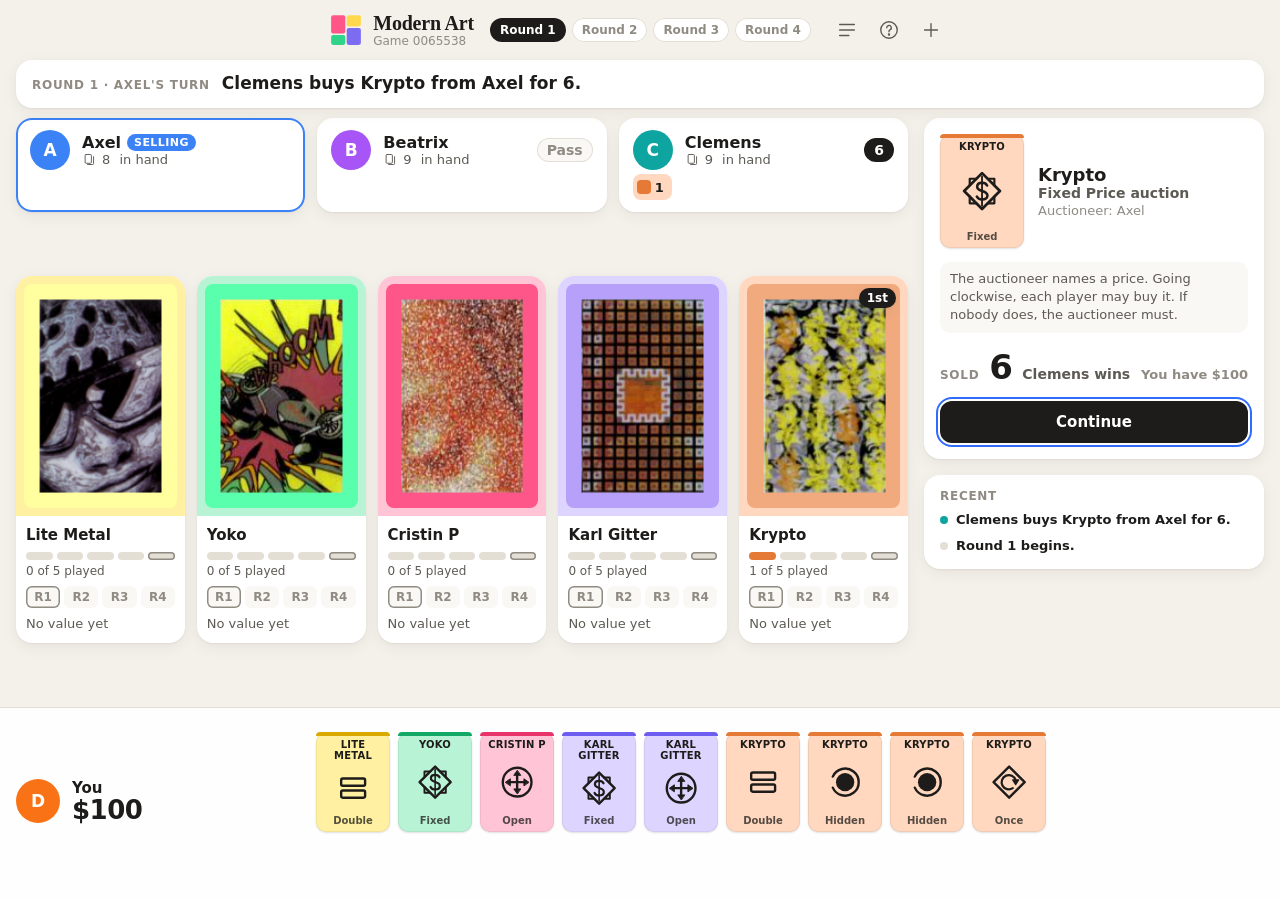
<file: index.html>
<!doctype html>
<html lang="en">
<head>
<meta charset="utf-8">
<meta name="viewport" content="width=device-width, initial-scale=1, viewport-fit=cover">
<meta name="theme-color" content="#f4f1ea" media="(prefers-color-scheme: light)">
<meta name="theme-color" content="#16161a" media="(prefers-color-scheme: dark)">
<title>Modern Art</title>
<link rel="icon" href="img/favicon.svg" type="image/svg+xml">
<link rel="stylesheet" href="style.css?v=13">
</head>
<body class="mode-idle">
<header class="topbar">
  <div class="brand">
    <span class="logo" aria-hidden="true"></span>
    <div>
      <h1>Modern Art</h1>
      <div class="game-no" id="gameNo"></div>
    </div>
  </div>
  <ol class="rounds" id="rounds" aria-label="Rounds"></ol>
  <nav class="actions">
    <button class="icon-btn" id="btnHistory" title="Game log" aria-label="Game log"></button>
    <button class="icon-btn" id="btnRules" title="How to play" aria-label="How to play"></button>
    <div class="menu-wrap">
      <button class="icon-btn" id="btnMenu" title="New game" aria-label="New game menu" aria-haspopup="true"></button>
      <div class="menu" id="menu" hidden>
        <button data-cmd="new">New game</button>
        <button data-cmd="specific">Play a game number…</button>
        <button data-cmd="classic">Classic (2005) version</button>
        <button data-cmd="about">About &amp; credits</button>
      </div>
    </div>
  </nav>
</header>

<div class="prompt" id="prompt" role="status" aria-live="polite">
  <div class="prompt-inner">
    <span class="prompt-who" id="promptWho"></span>
    <span class="prompt-text" id="promptText">Starting…</span>
    <ul class="prompt-hint" id="promptHint" hidden></ul>
  </div>
</div>

<main class="layout">
  <section class="opponents" id="opponents" aria-label="Opponents"></section>
  <section class="market" id="market" aria-label="Artists"></section>

  <aside class="side">
    <section class="auction" id="auction" aria-label="Auction">
      <div class="auction-empty" id="auctionEmpty">No auction in progress</div>
      <div class="auction-body" id="auctionBody">
        <div class="auction-head">
          <div class="auction-lots" id="auctionLots"></div>
          <div>
            <div class="auction-title" id="auctionTitle"></div>
            <div class="auction-type" id="auctionType"></div>
            <div class="auction-seller" id="auctionSeller"></div>
          </div>
        </div>
        <div class="auction-rule" id="auctionRule"></div>
        <div class="auction-high">
          <span class="label" id="highLabel">High bid</span>
          <span class="amount" id="highAmount">—</span>
          <span class="by" id="highBy"></span>
          <span class="cash" id="myCash"></span>
        </div>
        <div class="bidder" id="bidder">
          <div class="bid-stepper">
            <button data-step="-10" aria-label="Minus 10">−10</button>
            <button data-step="-1" aria-label="Minus 1">−1</button>
            <input id="bidBox" inputmode="numeric" autocomplete="off" aria-label="Bid amount">
            <button data-step="1" aria-label="Plus 1">+1</button>
            <button data-step="10" aria-label="Plus 10">+10</button>
          </div>
          <input type="range" id="bidRange" aria-label="Bid slider">
          <div class="bid-range-labels"><span id="bidMin"></span><button class="link" id="btnBidHint">Suggest a bid</button><span id="bidMax"></span></div>
          <div class="bid-actions">
            <button class="btn secondary" id="btnPass">Pass</button>
            <button class="btn primary" id="btnBid">Bid</button>
          </div>
        </div>
        <button class="btn primary wide" id="btnOk" hidden>Continue</button>
      </div>
    </section>
    <section class="feed" aria-label="Recent events">
      <h2>Recent</h2>
      <ol id="feed"></ol>
    </section>
  </aside>
</main>

<footer class="dock" id="dock">
  <div class="me">
    <div class="avatar p4">D</div>
    <div class="me-info">
      <div class="me-name">You <span class="bid-pill" id="myLabel"></span></div>
      <div class="me-money" id="myMoney"></div>
    </div>
    <div class="chips" id="myChips"></div>
  </div>
  <div class="hand-wrap">
    <div class="hand" id="hand"></div>
    <div class="hand-actions" id="handActions">
      <button class="btn link-btn" id="btnCardHint">Suggest a painting</button>
      <button class="btn secondary" id="btnCancelDouble" hidden>Cancel double</button>
      <button class="btn secondary" id="btnNoSecond" hidden>No second card</button>
      <button class="btn primary" id="btnPlay" hidden>Auction</button>
      <button class="btn primary big" id="btnNewGameDock" hidden>New game</button>
    </div>
  </div>
</footer>

<div class="modal" id="modal" hidden>
  <div class="dialog" role="dialog" aria-modal="true" aria-labelledby="modalTitle">
    <h2 id="modalTitle"></h2>
    <div class="dialog-body" id="modalBody"></div>
    <div class="dialog-buttons" id="modalButtons"></div>
  </div>
</div>

<script src="weights.js?v=13"></script>
<script src="ai.js?v=13"></script>
<script src="icons.js?v=13"></script>
<script src="app.js?v=13"></script>
</body>
</html>
</file>
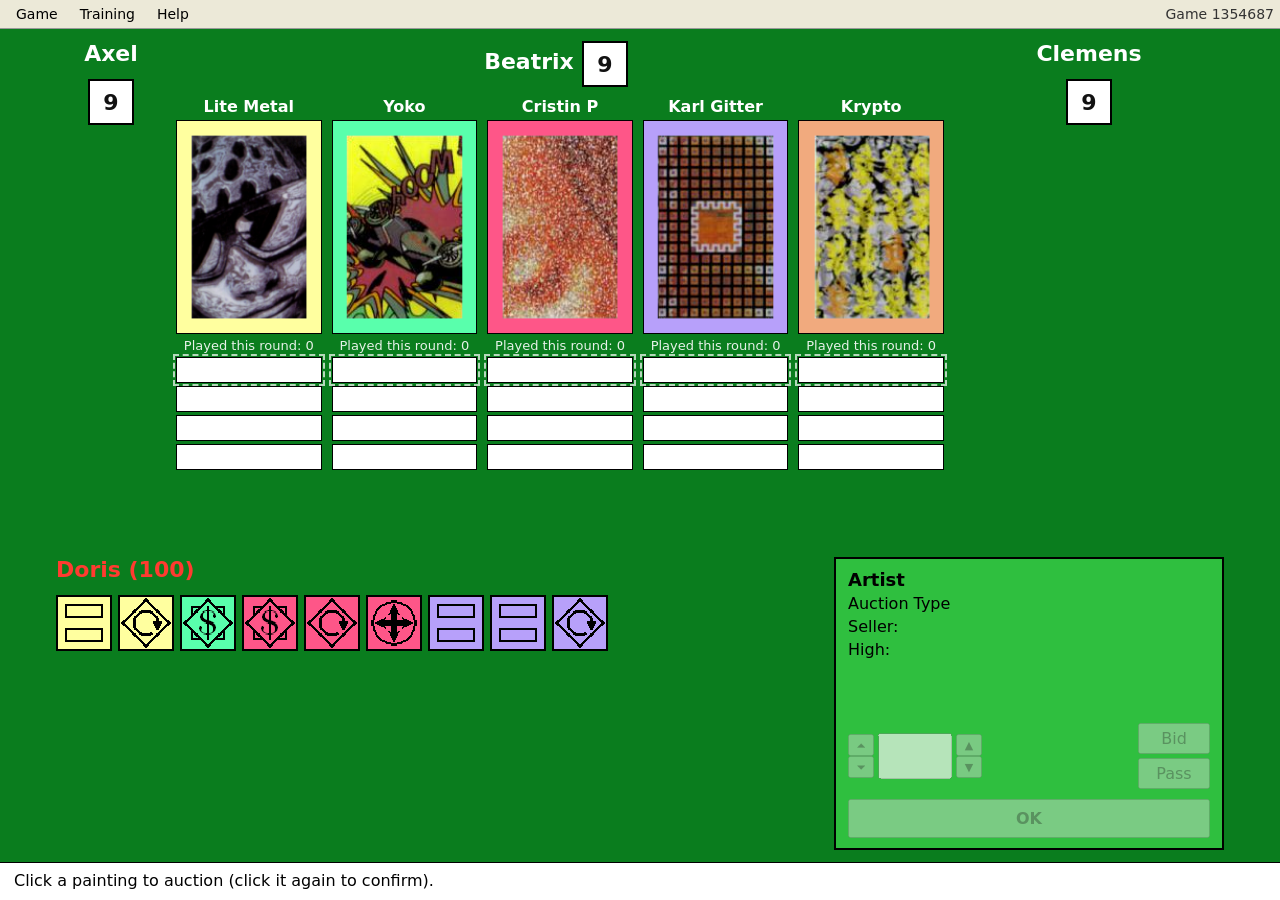
<file: classic/index.html>
<!doctype html>
<html lang="en">
<head>
<meta charset="utf-8">
<meta name="viewport" content="width=device-width, initial-scale=1">
<title>Modern Art</title>
<link rel="stylesheet" href="style.css">
</head>
<body>
<nav id="menubar">
  <div class="menu"><button class="menu-title">Game</button>
    <div class="menu-items">
      <button data-cmd="new">New Game</button>
      <button data-cmd="specific">New Specific Game…</button>
      <hr>
      <button data-cmd="history">Game History</button>
    </div>
  </div>
  <div class="menu"><button class="menu-title">Training</button>
    <div class="menu-items">
      <button data-cmd="hintCard" id="mnuHintCard" disabled>Propose painting to play</button>
      <button data-cmd="hintBid" id="mnuHintBid" disabled>Propose bid</button>
    </div>
  </div>
  <div class="menu"><button class="menu-title">Help</button>
    <div class="menu-items">
      <button data-cmd="rules">How to play Modern Art</button>
      <hr>
      <button data-cmd="modern">Modern version</button>
      <hr>
      <button data-cmd="about">About &amp; credits</button>
    </div>
  </div>
  <span id="gameTitle">Modern Art</span>
</nav>

<main id="table">
  <section class="player" id="p1" data-seat="left">
    <div class="pname"></div>
    <div class="handcount" title="Paintings in hand"></div>
    <div class="bought"></div>
  </section>

  <section class="player" id="p2" data-seat="top">
    <div class="pname"></div>
    <div class="handcount" title="Paintings in hand"></div>
    <div class="bought"></div>
  </section>

  <section class="player" id="p3" data-seat="right">
    <div class="pname"></div>
    <div class="handcount" title="Paintings in hand"></div>
    <div class="bought"></div>
  </section>

  <section id="board"></section>

  <section class="player" id="p4" data-seat="bottom">
    <div class="you-head">
      <div class="pname"></div>
      <div class="bought"></div>
    </div>
    <div id="hand"></div>
    <div id="secondButtons">
      <button id="btnNoSecond">No Second Card</button>
      <button id="btnCancelDouble">Cancel Double</button>
    </div>
  </section>

  <section id="auction">
    <div id="awArtist">Artist</div>
    <div id="awType">Auction Type</div>
    <div id="awSeller">Seller:</div>
    <div id="awHigh">High:</div>
    <div id="awPics"></div>
    <div id="bidRow">
      <div class="steppers"><button data-step="10" title="+10">⏶</button><button data-step="-10" title="−10">⏷</button></div>
      <input id="bidBox" inputmode="numeric" autocomplete="off" aria-label="Bid amount">
      <div class="steppers"><button data-step="1" title="+1">▲</button><button data-step="-1" title="−1">▼</button></div>
      <div class="bidbtns">
        <button id="btnBid">Bid</button>
        <button id="btnPass">Pass</button>
      </div>
    </div>
    <button id="btnOk">OK</button>
  </section>
</main>
<div id="status">Choose Game ▸ New Game to begin.</div>

<div id="modal" hidden>
  <div class="dialog">
    <h2 id="modalTitle"></h2>
    <div id="modalBody"></div>
    <div id="modalButtons"></div>
  </div>
</div>

<script src="weights.js"></script>
<script src="ai.js"></script>
<script src="app.js"></script>
</body>
</html>
</file>
<file: style.css>
/* Modern Art — modern UI */
:root {
  --bg: #f4f1ea;
  --surface: #ffffff;
  --surface-2: #faf8f4;
  --ink: #1d1c1a;
  --ink-2: #5d5a54;
  --ink-3: #8f8b83;
  --line: #e4dfd5;
  --accent: #1d1c1a;
  --accent-ink: #fff;
  --focus: #2f6bff;
  --good: #16a34a;
  --warn: #e8336b;
  --shadow: 0 1px 2px rgba(30, 25, 15, .06), 0 4px 16px rgba(30, 25, 15, .06);
  --shadow-lg: 0 10px 40px rgba(30, 25, 15, .18);
  --radius: 16px;

  --a1: #fff1a1; --a1s: #d9a900;
  --a2: #b9f3d6; --a2s: #12a865;
  --a3: #ffc5d6; --a3s: #e8336b;
  --a4: #ddd5ff; --a4s: #6d5df0;
  --a5: #ffd8bf; --a5s: #e57a36;
  --p1: #3b82f6; --p2: #a855f7; --p3: #0ea5a0; --p4: #f97316;

  --card-w: 74px; --card-h: 100px;
  --dock-h: 0px;
  color-scheme: light;
  font-family: ui-sans-serif, system-ui, -apple-system, "Segoe UI", Roboto, sans-serif;
}
@media (prefers-color-scheme: dark) {
  :root {
    --bg: #16161a; --surface: #212126; --surface-2: #1b1b20; --ink: #f2f0ea; --ink-2: #b9b5ac; --ink-3: #85827b;
    --line: #34343b; --accent: #f2f0ea; --accent-ink: #16161a;
    --shadow: 0 1px 2px rgba(0,0,0,.3), 0 4px 16px rgba(0,0,0,.25); --shadow-lg: 0 10px 40px rgba(0,0,0,.5);
    color-scheme: dark;
  }
}

* { box-sizing: border-box; }
[hidden] { display: none !important; }
html, body { margin: 0; }
body { background: var(--bg); color: var(--ink); min-height: 100dvh; display: flex; flex-direction: column; -webkit-font-smoothing: antialiased; }
button { font: inherit; color: inherit; cursor: pointer; }
button:disabled { cursor: not-allowed; }
:focus-visible { outline: 2px solid var(--focus); outline-offset: 2px; }
svg { display: block; }

/* ---- buttons ---- */
.btn { border: 0; border-radius: 12px; padding: 12px 18px; font-weight: 650; font-size: 15px; transition: transform .08s, background .15s, opacity .15s; white-space: nowrap; }
.btn:active:not(:disabled) { transform: scale(.97); }
.btn.primary { background: var(--accent); color: var(--accent-ink); }
.btn.secondary { background: var(--surface-2); color: var(--ink); box-shadow: inset 0 0 0 1px var(--line); }
.btn:disabled { opacity: .35; }
.btn.wide { width: 100%; }
.link, .link-btn { background: none; border: 0; color: var(--ink-2); text-decoration: underline; text-underline-offset: 3px; font-size: 13px; padding: 4px; }
.link-btn { font-weight: 500; }
.link:disabled, .link-btn:disabled { opacity: .3; text-decoration: none; }
.icon-btn { width: 40px; height: 40px; border-radius: 12px; border: 0; background: transparent; color: var(--ink-2); display: grid; place-items: center; }
.icon-btn svg { width: 22px; height: 22px; }
.icon-btn:hover { background: var(--surface); color: var(--ink); }

/* ---- top bar ---- */
.topbar { display: flex; align-items: center; gap: 16px; padding: 10px max(16px, env(safe-area-inset-left)); max-width: 1320px; margin: 0 auto; }
.brand { display: flex; align-items: center; gap: 10px; }
.logo { width: 34px; height: 34px; }
.brand h1 { font: 700 20px/1.1 "Iowan Old Style", "Palatino Linotype", Palatino, Georgia, serif; margin: 0; letter-spacing: -.01em; }
.game-no { font-size: 12px; color: var(--ink-3); font-variant-numeric: tabular-nums; }
.rounds { display: flex; gap: 6px; list-style: none; margin: 0 auto; padding: 0; }
.rounds li { font-size: 12px; font-weight: 650; color: var(--ink-3); padding: 5px 10px; border-radius: 99px; background: var(--surface); box-shadow: inset 0 0 0 1px var(--line); }
.rounds li.done { color: var(--ink-2); }
.rounds li.now { background: var(--accent); color: var(--accent-ink); box-shadow: none; }
.actions { display: flex; gap: 2px; }
.menu-wrap { position: relative; }
.menu { position: absolute; right: 0; top: 46px; background: var(--surface); border-radius: 12px; box-shadow: var(--shadow-lg); padding: 6px; min-width: 210px; z-index: 30; }
.menu button { display: block; width: 100%; text-align: left; border: 0; background: none; padding: 10px 12px; border-radius: 8px; font-size: 14px; }
.menu button:hover { background: var(--surface-2); }

/* ---- prompt banner ---- */
.prompt { position: sticky; top: 0; z-index: 20; padding: 0 16px 10px; background: linear-gradient(var(--bg) 75%, transparent); }
.prompt-inner { max-width: 1288px; margin: 0 auto; background: var(--surface); border-radius: var(--radius); box-shadow: var(--shadow); padding: 12px 16px; display: flex; align-items: baseline; gap: 12px; min-height: 48px; }
.prompt-who { font-size: 12px; font-weight: 700; text-transform: uppercase; letter-spacing: .06em; color: var(--ink-3); white-space: nowrap; }
.prompt-text { font-size: 17px; font-weight: 550; line-height: 1.35; }
.prompt.your-turn .prompt-inner { box-shadow: inset 0 0 0 2px var(--p4), var(--shadow); }
.prompt.flash .prompt-inner { animation: flash .6s; }
@keyframes flash { 0% { background: color-mix(in srgb, var(--warn) 18%, var(--surface)); } }

/* ---- main layout ---- */
.layout {
  flex: 1; width: 100%;
  max-width: 1320px; margin: 0 auto; padding: 0 16px 16px; display: grid; gap: 16px;
  grid-template-columns: minmax(0, 1fr) 340px;
  grid-template-areas: "opp side" "market side";
  align-items: start;
}
.opponents { grid-area: opp; display: grid; grid-template-columns: repeat(3, 1fr); gap: 12px; }
.market { grid-area: market; display: grid; grid-template-columns: repeat(5, minmax(0, 1fr)); gap: 12px; }
.side { grid-area: side; display: flex; flex-direction: column; gap: 16px; position: sticky; top: 76px; }

/* ---- opponents ---- */
.opp { background: var(--surface); border-radius: var(--radius); box-shadow: var(--shadow); padding: 12px 14px; display: grid; grid-template-columns: auto 1fr auto; gap: 4px 12px; align-items: center; position: relative; transition: box-shadow .2s; }
.opp.turn { box-shadow: inset 0 0 0 2px var(--pc), var(--shadow); }
.avatar { width: 40px; height: 40px; border-radius: 50%; display: grid; place-items: center; color: #fff; font-weight: 750; font-size: 17px; flex: none; }
.avatar.p1, .opp.p1 { --pc: var(--p1); } .avatar.p2, .opp.p2 { --pc: var(--p2); }
.avatar.p3, .opp.p3 { --pc: var(--p3); } .avatar.p4 { --pc: var(--p4); }
.avatar { background: var(--pc); }
.opp .name { font-weight: 700; font-size: 16px; display: flex; align-items: center; gap: 6px; }
.opp .sub { font-size: 13px; color: var(--ink-2); display: flex; align-items: center; gap: 5px; }
.opp .sub svg { width: 15px; height: 15px; }
.opp .chips { grid-column: 1 / -1; min-height: 26px; }
.tag { font-size: 11px; font-weight: 700; padding: 2px 7px; border-radius: 99px; background: var(--pc, var(--accent)); color: #fff; text-transform: uppercase; letter-spacing: .04em; }
.bid-pill { font-size: 14px; font-weight: 750; padding: 4px 10px; border-radius: 99px; background: var(--surface-2); box-shadow: inset 0 0 0 1px var(--line); font-variant-numeric: tabular-nums; }
.bid-pill:empty { display: none; }
.bid-pill.pass { color: var(--ink-3); font-weight: 600; }
.bid-pill.win { background: var(--accent); color: var(--accent-ink); box-shadow: none; }
.bid-pill.pop { animation: pop .3s; }
@keyframes pop { 0% { transform: scale(.6); opacity: 0; } 70% { transform: scale(1.1); } }

.chips { display: flex; flex-wrap: wrap; gap: 5px; }
.chip { display: inline-flex; align-items: center; gap: 4px; padding: 3px 8px 3px 4px; border-radius: 8px; font-size: 13px; font-weight: 700; background: var(--ac); color: #1d1c1a; }
.chip i { width: 14px; height: 14px; border-radius: 4px; background: var(--acs); }
.a1 { --ac: var(--a1); --acs: var(--a1s); } .a2 { --ac: var(--a2); --acs: var(--a2s); }
.a3 { --ac: var(--a3); --acs: var(--a3s); } .a4 { --ac: var(--a4); --acs: var(--a4s); }
.a5 { --ac: var(--a5); --acs: var(--a5s); }

/* ---- market (artists) ---- */
.artist { background: var(--surface); border-radius: var(--radius); box-shadow: var(--shadow); overflow: hidden; display: flex; flex-direction: column; position: relative; }
.artist .art { aspect-ratio: 4 / 5; background: var(--ac); padding: 8px; position: relative; }
.artist .art img { width: 100%; height: 100%; object-fit: cover; border-radius: 8px; display: block; }
.artist .rank { position: absolute; top: 12px; right: 12px; background: var(--accent); color: var(--accent-ink); font-size: 12px; font-weight: 800; padding: 3px 8px; border-radius: 99px; box-shadow: var(--shadow); }
.artist .rank.r2 { opacity: .85; } .artist .rank.r3 { opacity: .7; }
.artist .meta { padding: 10px 10px 12px; display: flex; flex-direction: column; gap: 8px; }
.artist .aname { font-weight: 700; font-size: 15px; white-space: nowrap; overflow: hidden; text-overflow: ellipsis; }
.pips { display: flex; gap: 4px; }
.pip { flex: 1; height: 8px; border-radius: 99px; background: var(--line); }
.pip.on { background: var(--acs); }
.pip.pending { background: var(--acs); opacity: .45; animation: pulse 1s infinite alternate; }
.pip.last { box-shadow: inset 0 0 0 1.5px var(--ink-3); }
.pip.last.on { box-shadow: none; }
@keyframes pulse { to { opacity: .9; } }
.pips-label { font-size: 12px; color: var(--ink-2); margin-top: -4px; }
.values { display: grid; grid-template-columns: repeat(4, 1fr); gap: 4px; }
.values span { text-align: center; font-size: 12px; font-weight: 700; padding: 4px 0; border-radius: 6px; background: var(--surface-2); color: var(--ink-3); font-variant-numeric: tabular-nums; }
.values span.has { background: var(--ac); color: #1d1c1a; }
.values span.now { box-shadow: inset 0 0 0 1.5px var(--ink-3); }
.worth { font-size: 13px; color: var(--ink-2); }
.worth b { color: var(--ink); font-size: 15px; }

/* ---- auction panel ---- */
.auction { background: var(--surface); border-radius: var(--radius); box-shadow: var(--shadow); padding: 16px; }
.auction-empty { color: var(--ink-3); text-align: center; padding: 24px 0; font-size: 14px; }
.auction.active .auction-empty { display: none; }
.auction:not(.active) .auction-body { display: none; }
.auction-body { display: flex; flex-direction: column; gap: 14px; }
.auction-head { display: flex; gap: 14px; align-items: center; }
.auction-lots { display: flex; }
.auction-lots .pcard + .pcard { margin-left: -34px; transform: rotate(6deg) translateY(4px); }
.auction-title { font-weight: 750; font-size: 18px; }
.auction-type { font-size: 14px; color: var(--ink-2); font-weight: 600; }
.auction-seller { font-size: 13px; color: var(--ink-3); margin-top: 2px; }
.auction-rule { font-size: 13px; color: var(--ink-2); line-height: 1.4; background: var(--surface-2); border-radius: 10px; padding: 8px 10px; }
.auction-high { display: flex; align-items: baseline; gap: 10px; }
.auction-high .label { font-size: 12px; font-weight: 700; text-transform: uppercase; letter-spacing: .06em; color: var(--ink-3); }
.auction-high .amount { font-size: 34px; font-weight: 800; font-variant-numeric: tabular-nums; letter-spacing: -.02em; }
.auction-high .by { font-size: 14px; color: var(--ink-2); font-weight: 600; }
.auction-high .cash { margin-left: auto; font-size: 13px; color: var(--ink-3); font-weight: 600; white-space: nowrap; }
.bidder { display: flex; flex-direction: column; gap: 10px; }
.bidder.off { display: none; }
.bid-stepper { display: grid; grid-template-columns: 44px 40px 1fr 40px 44px; gap: 6px; }
.bid-stepper button { border: 0; border-radius: 10px; background: var(--surface-2); box-shadow: inset 0 0 0 1px var(--line); font-weight: 700; font-size: 14px; height: 48px; }
.bid-stepper button:disabled { opacity: .35; }
#bidBox { min-width: 0; height: 48px; border-radius: 10px; border: 0; box-shadow: inset 0 0 0 1.5px var(--line); background: var(--surface); color: var(--ink); text-align: center; font-size: 24px; font-weight: 800; font-variant-numeric: tabular-nums; }
#bidBox:focus { outline: none; box-shadow: inset 0 0 0 2px var(--focus); }
#bidBox:disabled { opacity: .7; }
#bidRange { width: 100%; accent-color: var(--accent); }
.bid-range-labels { display: flex; justify-content: space-between; align-items: center; font-size: 12px; color: var(--ink-3); font-variant-numeric: tabular-nums; margin-top: -6px; }
.bid-actions { display: grid; grid-template-columns: 1fr 1.6fr; gap: 8px; }

/* ---- painting cards (hand + lots) ---- */
.pcard { width: var(--card-w); height: var(--card-h); border-radius: 10px; background: var(--ac); color: #1d1c1a; position: relative; display: flex; flex-direction: column; align-items: center; justify-content: space-between; padding: 7px 4px 6px; box-shadow: 0 1px 2px rgba(0,0,0,.12), inset 0 0 0 1px rgba(0,0,0,.06); flex: none; border: 0; }
.pcard .who { font-size: 10px; font-weight: 800; letter-spacing: .02em; text-transform: uppercase; line-height: 1.1; text-align: center; }
.pcard .ico { width: 58%; aspect-ratio: 1; color: #1d1c1a; }
.pcard .ico svg { width: 100%; height: 100%; }
.pcard .kind { font-size: 10px; font-weight: 650; opacity: .75; }
.pcard::before { content: ""; position: absolute; left: 0; right: 0; top: 0; height: 4px; border-radius: 10px 10px 0 0; background: var(--acs); }
.pcard.lg { --card-w: 84px; --card-h: 114px; }

/* ---- dock (your area) ---- */
.dock { position: sticky; bottom: 0; z-index: 15; background: color-mix(in srgb, var(--surface) 92%, transparent); backdrop-filter: blur(14px); -webkit-backdrop-filter: blur(14px); border-top: 1px solid var(--line); padding: 12px max(16px, env(safe-area-inset-left)) calc(12px + env(safe-area-inset-bottom)); display: grid; grid-template-columns: 280px 1fr; gap: 16px; align-items: center; }
.me { display: grid; grid-template-columns: auto 1fr; gap: 6px 12px; align-items: center; }
.me .avatar { width: 44px; height: 44px; }
.me-name { font-weight: 700; display: flex; align-items: center; gap: 8px; font-size: 15px; }
.me-money { font-size: 26px; font-weight: 800; font-variant-numeric: tabular-nums; letter-spacing: -.02em; line-height: 1; }
.me .chips { grid-column: 1 / -1; }
.dock.turn .me .avatar { box-shadow: 0 0 0 3px var(--surface), 0 0 0 5px var(--p4); }
.hand-wrap { display: flex; flex-direction: column; gap: 8px; min-width: 0; }
.hand { display: grid; grid-template-columns: repeat(auto-fill, var(--card-w)); gap: 8px; padding: 12px 4px 4px; }
.hand .pcard { cursor: pointer; transition: transform .12s, opacity .15s, box-shadow .15s; }
.pcard .abbr { display: none; font-size: 10px; font-weight: 800; }
.hand .pcard:disabled { cursor: default; }
.hand.choosing .pcard:not(:disabled):hover { transform: translateY(-4px); }
.hand.choosing .pcard:disabled { opacity: .3; }
.hand .pcard.selected { transform: translateY(-10px); box-shadow: 0 0 0 3px var(--surface), 0 0 0 5px var(--ink), var(--shadow-lg); }
.hand .pcard.hint { box-shadow: 0 0 0 3px var(--surface), 0 0 0 5px var(--good); }
.hand .pcard.hint2 { box-shadow: 0 0 0 3px var(--surface), 0 0 0 5px var(--a1s); }
.hand .pcard.locked { transform: translateY(-10px); box-shadow: 0 0 0 3px var(--surface), 0 0 0 5px var(--ink-3); opacity: 1 !important; }
.hand-empty { color: var(--ink-3); font-size: 14px; padding: 30px 4px; }
.hand-actions { display: flex; gap: 8px; justify-content: flex-end; align-items: center; min-height: 44px; }
.hand-actions .btn { padding: 10px 16px; }

/* ---- feed ---- */
.feed { background: var(--surface); border-radius: var(--radius); box-shadow: var(--shadow); padding: 14px 16px; }
.feed h2 { font-size: 12px; text-transform: uppercase; letter-spacing: .06em; color: var(--ink-3); margin: 0 0 8px; }
.feed ol { list-style: none; margin: 0; padding: 0; display: flex; flex-direction: column; gap: 8px; max-height: 260px; overflow: auto; }
.feed li { font-size: 13px; line-height: 1.4; color: var(--ink-2); display: flex; gap: 8px; }
.feed li::before { content: ""; width: 8px; height: 8px; border-radius: 50%; background: var(--dot, var(--line)); margin-top: 5px; flex: none; }
.feed li:first-child { color: var(--ink); font-weight: 550; }
.feed li.round { color: var(--ink); font-weight: 700; }

/* ---- modal ---- */
.modal { position: fixed; inset: 0; z-index: 50; background: rgba(15, 12, 8, .45); display: grid; place-items: center; padding: 16px; animation: fade .15s; }
.modal[hidden] { display: none; }
@keyframes fade { from { opacity: 0; } }
.dialog { background: var(--surface); border-radius: 20px; box-shadow: var(--shadow-lg); width: 100%; max-width: 560px; max-height: 88dvh; display: flex; flex-direction: column; animation: rise .2s; }
@keyframes rise { from { transform: translateY(12px); opacity: 0; } }
.dialog h2 { margin: 0; padding: 20px 22px 4px; font: 700 22px/1.2 "Iowan Old Style", Palatino, Georgia, serif; }
.dialog-body { padding: 10px 22px; overflow: auto; line-height: 1.5; font-size: 15px; color: var(--ink-2); }
.dialog-body h3 { color: var(--ink); font-size: 15px; margin: 14px 0 4px; }
.dialog-body p { margin: 6px 0 10px; }
.dialog-body ul { padding-left: 20px; margin: 6px 0 10px; }
.dialog-body li { margin: 3px 0; }
.dialog-body pre { white-space: pre-wrap; font: 12.5px/1.5 ui-monospace, Menlo, Consolas, monospace; margin: 0; color: var(--ink); }
.dialog-body input { font-size: 22px; padding: 10px 12px; width: 100%; border-radius: 10px; border: 0; box-shadow: inset 0 0 0 1.5px var(--line); background: var(--surface-2); color: var(--ink); font-variant-numeric: tabular-nums; letter-spacing: .1em; }
.dialog-buttons { display: flex; justify-content: flex-end; gap: 8px; padding: 14px 22px 20px; }
.table { width: 100%; border-collapse: collapse; font-size: 14px; color: var(--ink); }
.table th { text-align: left; font-size: 12px; color: var(--ink-3); font-weight: 650; padding: 6px 4px; border-bottom: 1px solid var(--line); }
.table td { padding: 8px 4px; border-bottom: 1px solid var(--line); font-variant-numeric: tabular-nums; }
.table td.num, .table th.num { text-align: right; }
.table tr.mine td { font-weight: 750; }
.table.flows td { vertical-align: top; }
.table.flows td > span { font-size: 16px; font-weight: 750; }
.table.flows td.net, .table.flows th:last-child { padding-left: 16px; }
.table.flows td.net > span { font-size: 18px; }
.table.flows small { display: block; font-size: 11.5px; color: var(--ink-3); font-weight: 500; margin-top: 2px; line-height: 1.3; }
.table .pos { color: var(--good); }
.table .neg { color: var(--warn); }
.fineprint { font-size: 12.5px; color: var(--ink-3); margin-top: 8px; }
.placings { display: flex; gap: 8px; margin: 6px 0 4px; flex-wrap: wrap; }
.placings .chip { font-size: 14px; padding: 6px 10px 6px 6px; }
.winner { font: 700 26px/1.2 "Iowan Old Style", Palatino, Georgia, serif; color: var(--ink); margin: 4px 0 12px; }

/* ---- tablet ---- */
@media (max-width: 1080px) {
  .layout { grid-template-columns: minmax(0, 1fr) 300px; }
  .market { gap: 8px; }
  .artist .meta { padding: 8px; }
}

/* ---- phone ---- */
@media (max-width: 760px) {
  :root { --card-w: 60px; --card-h: 82px; }
  .pcard .who { font-size: 8.5px; white-space: nowrap; }
  .pcard .kind { font-size: 9.5px; }
  .topbar { padding: 8px 12px; gap: 8px; }
  .brand h1 { font-size: 16px; white-space: nowrap; }
  .game-no { font-size: 11px; }
  .logo { width: 28px; height: 28px; }
  .rounds { gap: 4px; }
  .rounds li { padding: 4px 7px; font-size: 11px; }
  .rounds li .long { display: none; }
  .icon-btn { width: 36px; height: 36px; }
  .prompt { padding: 0 12px 8px; }
  .prompt-inner { flex-direction: column; gap: 2px; padding: 10px 14px; }
  .prompt-text { font-size: 15px; }
  .layout { display: flex; flex-direction: column; padding: 0 12px 12px; gap: 10px; }
  body { padding-bottom: var(--dock-h); }
  body.mode-bid .layout, body.mode-ok .layout { padding-bottom: calc(var(--sheet-h, 0px) + 12px); }
  .opponents { gap: 8px; }
  .opp { grid-template-columns: auto 1fr; padding: 9px; gap: 6px 8px; }
  .opp .avatar { width: 28px; height: 28px; font-size: 13px; }
  .opp .name { font-size: 14px; }
  .opp .sub { font-size: 12px; }
  .opp .sub .long { display: none; }
  .opp .chips { min-height: 0; gap: 3px; }
  .opp .chips:empty { display: none; }
  .opp .bid-pill { position: absolute; top: -8px; right: -4px; font-size: 13px; padding: 3px 8px; }
  .opp .tag { display: none; }
  .opp .chip { padding: 2px 6px 2px 3px; font-size: 12px; }
  .opp .chip i { width: 11px; height: 11px; }
  .market { gap: 6px; }
  .artist { border-radius: 12px; }
  .artist .art { aspect-ratio: 1; padding: 5px; }
  .artist .art img { border-radius: 6px; }
  .artist .rank { top: 7px; right: 7px; font-size: 10px; padding: 2px 6px; }
  .artist .meta { padding: 6px 6px 8px; gap: 5px; }
  .artist .aname { font-size: 11px; white-space: normal; line-height: 1.15; min-height: 2.3em; }
  .pip { height: 6px; }
  .pips { gap: 2px; }
  .pips-label { display: none; }
  .values { grid-template-columns: repeat(2, 1fr); gap: 2px; }
  .values span { font-size: 10.5px; padding: 2px 0; }
  .worth { font-size: 11px; }
  .worth b { font-size: 12px; }

  /* auction becomes a bottom sheet while an auction needs you; hand dock otherwise */
  .side { position: static; }
  .feed { display: none; }
  /* the bid sheet sits directly above the hand dock, so your hand stays visible while bidding */
  .auction { position: fixed; left: 0; right: 0; bottom: var(--dock-h); z-index: 14; border-radius: 22px 22px 0 0; box-shadow: 0 -8px 30px rgba(0,0,0,.14); padding: 12px 14px 10px; transform: translateY(calc(100% + var(--dock-h) + 24px)); transition: transform .25s ease; max-height: calc(100dvh - var(--dock-h) - 140px); overflow: auto; }
  body.mode-bid .auction, body.mode-ok .auction, body.mode-card .auction.active { transform: none; }
  .auction-body { gap: 9px; }
  /* the card(s) on the block look exactly like the hand cards */
  .auction-lots .pcard.lg { --card-w: 52px; --card-h: 62px; padding: 5px 2px 3px; }
  .auction-lots .pcard + .pcard { margin-left: -24px; }
  .auction-title { font-size: 16px; }
  .auction-type { font-size: 13px; }
  /* one line: "Karl Gitter · Fixed Price" */
  .auction-title, .auction-type { display: inline; }
  .auction-type::before { content: " · "; }
  .auction-type .long { display: none; }
  /* grid so the Pass/Bid buttons sit beside the card, above the amount controls */
  /* row spacing comes from margins on visible items only, so hidden controls leave no gaps */
  .auction-body { display: grid; grid-template-columns: minmax(0, 1fr) auto; column-gap: 10px; row-gap: 0;
    grid-template-areas: "head actions" "high high" "stepper stepper" "range range" "labels labels" "ok ok"; }
  .auction-head { grid-area: head; min-width: 0; gap: 10px; }
  .auction-high { grid-area: high; }
  .bidder:not(.off) { display: contents; }
  .bid-stepper { grid-area: stepper; }
  #bidRange { grid-area: range; }
  .bid-range-labels { grid-area: labels; margin-top: 4px; }
  .auction-high, .bid-stepper, #bidRange, #btnOk { margin-top: 10px; }
  .bid-actions { grid-area: actions; grid-template-columns: 1fr; gap: 6px; align-self: center; }
  .bid-actions .btn { padding: 9px 12px; font-size: 14px; min-width: 96px; }
  .bid-actions #btnBid { order: -1; }
  #btnOk { grid-area: ok; }
  .bid-stepper button, #bidBox { height: 42px; }
  #bidRange { margin: 0; }
  body.mode-bid .hand-actions, body.mode-ok .hand-actions { display: none; }
  body.mode-bid .hand, body.mode-ok .hand { padding-top: 4px; }
  /* while bidding, your money and bought paintings stay visible as one compact line */
  body.mode-bid .me, body.mode-ok .me { grid-template-columns: auto 1fr; gap: 8px; }
  body.mode-bid .me .avatar, body.mode-ok .me .avatar { display: none; }
  body.mode-bid .me-info, body.mode-ok .me-info { display: flex; align-items: baseline; gap: 8px; }
  body.mode-bid .me-name, body.mode-ok .me-name { font-size: 13px; }
  body.mode-bid .me-money, body.mode-ok .me-money { font-size: 17px; }
  body.mode-bid .me .chip, body.mode-ok .me .chip { padding: 2px 6px 2px 3px; font-size: 12px; }
  .auction-empty { display: none; }
  .auction-high .amount { font-size: 28px; }
  .auction-rule { display: none; }
  .pcard.lg { --card-w: 64px; --card-h: 88px; }
  .dock { position: fixed; left: 0; right: 0; bottom: 0; grid-template-columns: 1fr; gap: 6px; padding: 10px 12px calc(10px + env(safe-area-inset-bottom)); background: var(--surface); }
  .me { grid-template-columns: auto auto 1fr; }
  .me .avatar { width: 34px; height: 34px; }
  .me-money { font-size: 20px; }
  .me .chips { grid-column: auto; justify-content: flex-end; }
  /* hand wraps into rows (never scrolls sideways): 2 rows of 6–7, or 3 rows of 6 for big hands */
  .hand { padding-top: 12px; gap: 6px; grid-template-columns: repeat(var(--cols, 6), minmax(0, 60px)); }
  .hand .pcard { width: 100%; height: auto; aspect-ratio: 60 / 72; padding: 5px 2px 3px; }
  .pcard { justify-content: center; gap: 3px; }
  /* narrow cards switch to short artist codes (LM, YO, CP, KG, KR) */
  .hand .pcard, .auction-lots .pcard { container-type: inline-size; }
  @container (max-width: 62px) {
    .pcard .who { display: none; }
    .pcard .abbr { display: block; }
    .pcard .kind { font-size: 8.5px; }
  }
  .dock { max-height: 55dvh; overflow-y: auto; }
  .hand-actions { justify-content: stretch; min-height: 0; }
  .hand-actions .btn { flex: 1; padding: 11px 8px; }
  .hand-actions .link-btn { flex: none; }
  .dialog { border-radius: 20px; }
}
@media (prefers-reduced-motion: reduce) { * { animation: none !important; transition: none !important; } }
#btnPass[hidden] + #btnBid { grid-column: 1 / -1; }

.btn.big { padding: 14px 28px; font-size: 17px; box-shadow: 0 4px 14px rgba(0,0,0,.18); animation: rise .3s; }
#btnNewGameDock { min-width: 200px; }
.dialog-body h3.section { margin-top: 22px; padding-top: 14px; border-top: 2px solid var(--line); font-size: 17px; }

/* game log */
.log-game { color: var(--ink-2); margin-top: 0; }
.dialog-body h3.log-round { margin: 18px 0 8px; padding-top: 12px; border-top: 1px solid var(--line); font-size: 16px; }
.dialog-body h3.log-round:first-of-type { border-top: 0; padding-top: 0; }
.log-grid { display: grid; grid-template-columns: repeat(auto-fit, minmax(220px, 1fr)); gap: 10px 18px; }
.log-player h4 { margin: 0 0 4px; font-size: 14px; color: var(--ink); display: flex; align-items: center; gap: 8px; }
.log-player .avatar { width: 22px; height: 22px; font-size: 11px; }
.log-player ul { list-style: none; padding: 0; margin: 0; font-size: 13.5px; line-height: 1.45; color: var(--ink-2); }
.log-player li { padding: 1px 0; }
.log-player li.log-total { color: var(--ink); font-weight: 650; margin-top: 3px; }
.log-player li.log-none { color: var(--ink-3); font-style: italic; }

.dialog-body a { color: var(--ink); text-underline-offset: 3px; }

/* deck distribution table */
.table.deck { font-size: 13px; }
.table.deck th { text-align: center; vertical-align: top; line-height: 1.2; }
.table.deck th:first-child, .table.deck th:last-child { vertical-align: bottom; }
.table.deck th:first-child { text-align: left; }
.table.deck td.num, .table.deck th.num { text-align: center; padding-left: 2px; padding-right: 2px; }
.deck-ico { display: block; width: 22px; height: 22px; margin: 0 auto 3px; color: var(--ink); }
.table.deck .chip { font-size: 12px; white-space: nowrap; }
.table.deck tr.deck-total td { font-weight: 750; border-bottom: 0; }
@media (max-width: 760px) { .table.deck th { font-size: 10px; } .table.deck .chip { font-size: 11px; padding: 2px 5px 2px 3px; } }

.log-note { margin: -4px 0 10px; font-size: 13.5px; color: var(--ink-2); }
.log-player li.log-ended { color: var(--ink); font-weight: 650; }
.log-player li.log-ended::before { content: "⏹ "; color: var(--warn); }
.table.flows tr.round-head td { font-weight: 750; color: var(--ink); background: var(--surface-2); padding-top: 6px; padding-bottom: 6px; }

/* reasons under a "suggest a painting" hint */
.prompt-inner { flex-wrap: wrap; }
.prompt-hint { flex-basis: 100%; margin: 4px 0 0; padding: 8px 0 0 18px; border-top: 1px solid var(--line); font-size: 14px; line-height: 1.45; color: var(--ink-2); }
.prompt-hint li { margin: 2px 0; }
.prompt-hint li::marker { color: var(--good); }
@media (max-width: 760px) { .prompt-hint { font-size: 13px; padding-top: 6px; } }
</file>
<file: classic/style.css>
:root {
  --felt: #0a7d1e;
  --felt-dark: #06621a;
  --panel: #2fbf3f;
  --ink: #fff;
  --turn: #ff3b30;
  --box: #fff;
  --box-ink: #111;
  --a1: #ffff9f; --a2: #59ffac; --a3: #fe5688; --a4: #b7a0fa; --a5: #f1aa7e;
  --card: 56px;
  font-family: "Segoe UI", system-ui, -apple-system, sans-serif;
}
* { box-sizing: border-box; }
html, body { margin: 0; height: 100%; }
body { background: var(--felt); color: var(--ink); display: flex; flex-direction: column; }
button { font: inherit; cursor: pointer; }
button:disabled { cursor: default; }

/* ---- menu bar ---- */
#menubar { display: flex; align-items: center; gap: 2px; background: #ece9d8; color: #000; padding: 2px 6px; font-size: 14px; border-bottom: 1px solid #999; }
.menu { position: relative; }
.menu-title { background: none; border: 0; padding: 4px 10px; }
.menu-title:hover, .menu.open .menu-title { background: #316ac5; color: #fff; }
.menu-items { display: none; position: absolute; left: 0; top: 100%; background: #fff; border: 1px solid #888; box-shadow: 2px 2px 4px rgba(0,0,0,.3); min-width: 220px; z-index: 20; padding: 2px 0; }
.menu.open .menu-items { display: block; }
.menu-items button { display: block; width: 100%; text-align: left; background: none; border: 0; padding: 5px 18px; }
.menu-items button:hover:not(:disabled) { background: #316ac5; color: #fff; }
.menu-items button:disabled { color: #999; }
.menu-items hr { border: 0; border-top: 1px solid #ccc; margin: 3px 0; }
#gameTitle { margin-left: auto; color: #333; }

/* ---- table layout ---- */
#table {
  flex: 1; display: grid; gap: 10px; padding: 12px 16px;
  grid-template-columns: 110px 1fr 110px 270px;
  grid-template-rows: auto 1fr auto;
  grid-template-areas:
    "left top top right"
    "left board board right"
    "bottom bottom auction auction";
  max-width: 1200px; width: 100%; margin: 0 auto;
}
#p1 { grid-area: left; }
#p2 { grid-area: top; }
#p3 { grid-area: right; }
#board { grid-area: board; }
#p4 { grid-area: bottom; }
#auction { grid-area: auction; }

.player { display: flex; flex-direction: column; align-items: center; gap: 8px; }
#p2 { flex-direction: row; justify-content: center; flex-wrap: wrap; }
#p3 { align-items: center; }
.pname { font-size: 22px; font-weight: 600; white-space: nowrap; min-height: 30px; }
.player.turn .pname { color: var(--turn); }
.handcount { width: 46px; height: 46px; background: var(--box); color: var(--box-ink); border: 2px solid #000; display: grid; place-items: center; font-size: 22px; font-weight: 600; }
.handcount.empty { opacity: .55; }
.bought { display: flex; flex-direction: column; gap: 6px; }
#p2 .bought, #p4 .bought { flex-direction: row; }
.token { width: 46px; height: 46px; border: 2px solid #000; display: grid; place-items: center; font-size: 22px; font-weight: 700; color: #000; }
.a1 { background: var(--a1); } .a2 { background: var(--a2); } .a3 { background: var(--a3); }
.a4 { background: var(--a4); } .a5 { background: var(--a5); }

/* ---- center board ---- */
#board { display: grid; grid-template-columns: repeat(5, 1fr); gap: 10px; align-content: start; }
.artist { display: flex; flex-direction: column; gap: 4px; min-width: 0; }
.artist .aname { text-align: center; font-weight: 600; font-size: 16px; white-space: nowrap; overflow: hidden; text-overflow: ellipsis; }
.artist img { width: 100%; aspect-ratio: 138 / 203; object-fit: cover; display: block; border: 1px solid #000; }
.artist .count { text-align: center; font-size: 13px; opacity: .9; }
.artist .vals { display: grid; grid-template-rows: repeat(4, 26px); gap: 3px; }
.artist .val { background: var(--box); color: var(--box-ink); border: 1px solid #000; text-align: center; line-height: 24px; font-weight: 700; }
.artist .val.current { outline: 2px dashed rgba(255,255,255,.7); outline-offset: 1px; }
.artist .total { text-align: center; font-size: 13px; }

/* ---- your area ---- */
#p4 { align-items: stretch; }
.you-head { display: flex; align-items: center; gap: 14px; flex-wrap: wrap; }
#hand { display: flex; flex-wrap: wrap; gap: 6px; min-height: calc(var(--card) + 12px); }
.card { width: var(--card); height: var(--card); border: 0; padding: 0; background: none; position: relative; transition: transform .1s; }
.card img { width: 100%; height: 100%; display: block; image-rendering: pixelated; border: 1px solid #000; }
.card.selectable:hover { transform: translateY(-3px); }
.card.selected { transform: translateY(-8px); box-shadow: 0 0 0 3px #fff; }
.card.dim { opacity: .35; cursor: default; }
.card.hint::after, .card.hint2::after { content: ""; position: absolute; inset: -5px; border: 4px solid #fff; pointer-events: none; }
.card.hint2::after { border-color: #ffd60a; }
#secondButtons { display: flex; gap: 8px; }
#secondButtons button { display: none; padding: 6px 12px; }
#secondButtons.show button.on { display: inline-block; }

/* ---- auction panel ---- */
#auction { background: var(--panel); color: #000; border: 2px solid #000; padding: 10px 12px; display: grid; gap: 4px; font-size: 16px; align-content: start; }
#awArtist { font-weight: 700; font-size: 18px; }
#awPics { display: flex; gap: 6px; min-height: 50px; }
#awPics img { width: 49px; height: 49px; border: 1px solid #000; }
#bidRow { display: flex; align-items: center; gap: 4px; margin-top: 6px; }
.steppers { display: flex; flex-direction: column; }
.steppers button { width: 26px; height: 22px; padding: 0; font-size: 11px; line-height: 1; }
#bidBox { width: 74px; height: 46px; font-size: 26px; text-align: center; font-weight: 600; }
.bidbtns { display: flex; flex-direction: column; gap: 4px; margin-left: auto; }
.bidbtns button { width: 72px; padding: 4px; }
#btnOk { margin-top: 6px; padding: 8px; font-weight: 600; }

/* ---- status bar ---- */
#status { background: #fff; color: #000; padding: 8px 14px; font-size: 16px; min-height: 38px; border-top: 1px solid #000; }

/* ---- modal ---- */
#modal { position: fixed; inset: 0; background: rgba(0,0,0,.45); display: grid; place-items: center; z-index: 50; padding: 16px; }
#modal[hidden] { display: none; }
.dialog { background: #fff; color: #000; max-width: 640px; width: 100%; max-height: 85vh; display: flex; flex-direction: column; border: 1px solid #333; box-shadow: 0 8px 30px rgba(0,0,0,.4); }
.dialog h2 { margin: 0; padding: 8px 14px; font-size: 15px; background: #0a246a; color: #fff; }
#modalBody { padding: 14px; overflow: auto; line-height: 1.45; }
#modalBody pre { white-space: pre-wrap; font: 13px/1.4 ui-monospace, Menlo, Consolas, monospace; margin: 0; }
#modalBody input { font-size: 18px; padding: 4px 8px; width: 160px; }
#modalBody h3 { margin: 12px 0 4px; font-size: 15px; }
#modalBody p, #modalBody ul { margin: 4px 0 8px; }
#modalButtons { display: flex; justify-content: flex-end; gap: 8px; padding: 10px 14px; border-top: 1px solid #ddd; }
#modalButtons button { min-width: 80px; padding: 5px 12px; }

/* ---- narrow screens ---- */
@media (max-width: 860px) {
  :root { --card: 48px; }
  #table {
    grid-template-columns: 1fr 1fr 1fr;
    grid-template-areas: "left top right" "board board board" "bottom bottom bottom" "auction auction auction";
    padding: 10px 16px;
  }
  #p2 { flex-direction: column; }
  #p1 .bought, #p2 .bought, #p3 .bought { flex-direction: row; flex-wrap: wrap; justify-content: center; }
  .token, .handcount { width: 34px; height: 34px; font-size: 17px; }
  .pname { font-size: 17px; }
  #board { gap: 5px; }
  .artist .aname { font-size: 12px; }
}
</file>
